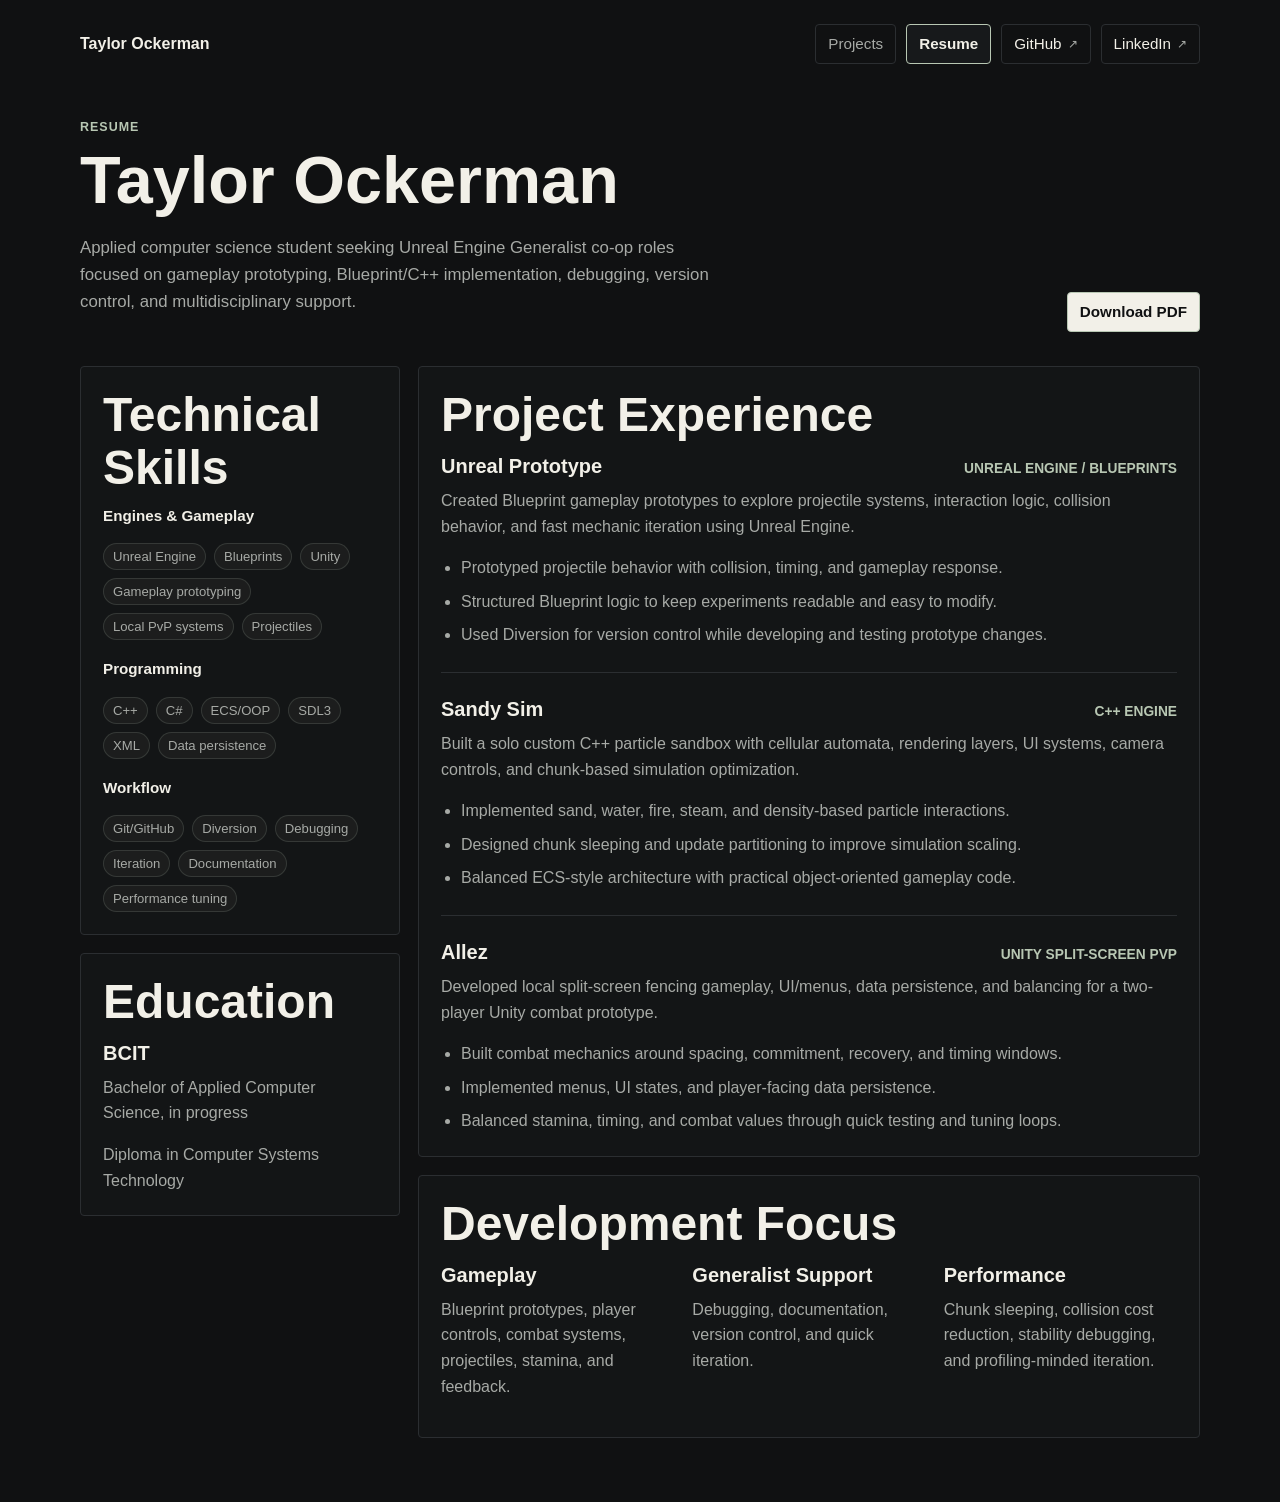
<file: resume.html>
<!DOCTYPE html>
<html lang="en">

<head>
  <meta charset="UTF-8">
  <meta name="viewport" content="width=device-width, initial-scale=1.0">
  <title>Resume | Taylor Ockerman</title>
  <link rel="stylesheet" href="styles.css">
</head>

<body>
  <main class="resume-page">
    <nav class="nav-bar resume-nav" aria-label="Resume navigation">
      <a class="logo" href="index.html">Taylor Ockerman</a>
      <div class="nav-links">
        <a href="index.html#projects">Projects</a>
        <span class="active-nav" aria-current="page">Resume</span>
        <a class="external-link github-link" href="https://github.com/taylor-ockerman" target="_blank" rel="noopener noreferrer">GitHub</a>
        <a class="external-link linkedin-link" href="https://linkedin.com/in/taylor-ockerman" target="_blank" rel="noopener noreferrer">LinkedIn</a>
      </div>
    </nav>

    <section class="resume-hero">
      <div>
        <p class="eyebrow">Resume</p>
        <h1>Taylor Ockerman</h1>
        <p class="project-summary">
          Applied computer science student seeking Unreal Engine Generalist co-op roles focused on gameplay
          prototyping, Blueprint/C++ implementation, debugging, version control, and multidisciplinary support.
        </p>
      </div>

      <div class="resume-actions">
        <a class="button primary" href="resume/Portfolio_Resume_Taylor_Ockerman.pdf">Download PDF</a>
      </div>
    </section>

    <section class="resume-layout">
      <aside class="resume-sidebar">
        <section class="resume-section">
          <h2>Technical Skills</h2>
          <div class="skill-cluster">
            <h3>Engines & Gameplay</h3>
            <ul class="detail-list">
              <li>Unreal Engine</li>
              <li>Blueprints</li>
              <li>Unity</li>
              <li>Gameplay prototyping</li>
              <li>Local PvP systems</li>
              <li>Projectiles</li>
            </ul>
          </div>

          <div class="skill-cluster">
            <h3>Programming</h3>
            <ul class="detail-list">
              <li>C++</li>
              <li>C#</li>
              <li>ECS/OOP</li>
              <li>SDL3</li>
              <li>XML</li>
              <li>Data persistence</li>
            </ul>
          </div>

          <div class="skill-cluster">
            <h3>Workflow</h3>
            <ul class="detail-list">
              <li>Git/GitHub</li>
              <li>Diversion</li>
              <li>Debugging</li>
              <li>Iteration</li>
              <li>Documentation</li>
              <li>Performance tuning</li>
            </ul>
          </div>
        </section>

        <section class="resume-section">
          <h2>Education</h2>
          <div class="resume-item">
            <h3>BCIT</h3>
            <p>Bachelor of Applied Computer Science, in progress</p>
            <p>Diploma in Computer Systems Technology</p>
          </div>
        </section>
      </aside>

      <div class="resume-main">
        <section class="resume-section">
          <h2>Project Experience</h2>

          <article class="resume-item">
            <div class="resume-item-header">
              <h3>Unreal Prototype</h3>
              <span>Unreal Engine / Blueprints</span>
            </div>
            <p>
              Created Blueprint gameplay prototypes to explore projectile systems, interaction logic,
              collision behavior, and fast mechanic iteration using Unreal Engine.
            </p>
            <ul>
              <li>Prototyped projectile behavior with collision, timing, and gameplay response.</li>
              <li>Structured Blueprint logic to keep experiments readable and easy to modify.</li>
              <li>Used Diversion for version control while developing and testing prototype changes.</li>
            </ul>
          </article>

          <article class="resume-item">
            <div class="resume-item-header">
              <h3>Sandy Sim</h3>
              <span>C++ Engine</span>
            </div>
            <p>
              Built a solo custom C++ particle sandbox with cellular automata, rendering layers, UI systems,
              camera controls, and chunk-based simulation optimization.
            </p>
            <ul>
              <li>Implemented sand, water, fire, steam, and density-based particle interactions.</li>
              <li>Designed chunk sleeping and update partitioning to improve simulation scaling.</li>
              <li>Balanced ECS-style architecture with practical object-oriented gameplay code.</li>
            </ul>
          </article>

          <article class="resume-item">
            <div class="resume-item-header">
              <h3>Allez</h3>
              <span>Unity Split-Screen PvP</span>
            </div>
            <p>
              Developed local split-screen fencing gameplay, UI/menus, data persistence, and balancing
              for a two-player Unity combat prototype.
            </p>
            <ul>
              <li>Built combat mechanics around spacing, commitment, recovery, and timing windows.</li>
              <li>Implemented menus, UI states, and player-facing data persistence.</li>
              <li>Balanced stamina, timing, and combat values through quick testing and tuning loops.</li>
            </ul>
          </article>
        </section>

        <section class="resume-section">
          <h2>Development Focus</h2>
          <div class="focus-grid">
            <div>
              <h3>Gameplay</h3>
              <p>Blueprint prototypes, player controls, combat systems, projectiles, stamina, and feedback.</p>
            </div>
            <div>
              <h3>Generalist Support</h3>
              <p>Debugging, documentation, version control, and quick iteration.</p>
            </div>
            <div>
              <h3>Performance</h3>
              <p>Chunk sleeping, collision cost reduction, stability debugging, and profiling-minded iteration.</p>
            </div>
          </div>
        </section>
      </div>
    </section>
  </main>
</body>

</html>
</file>
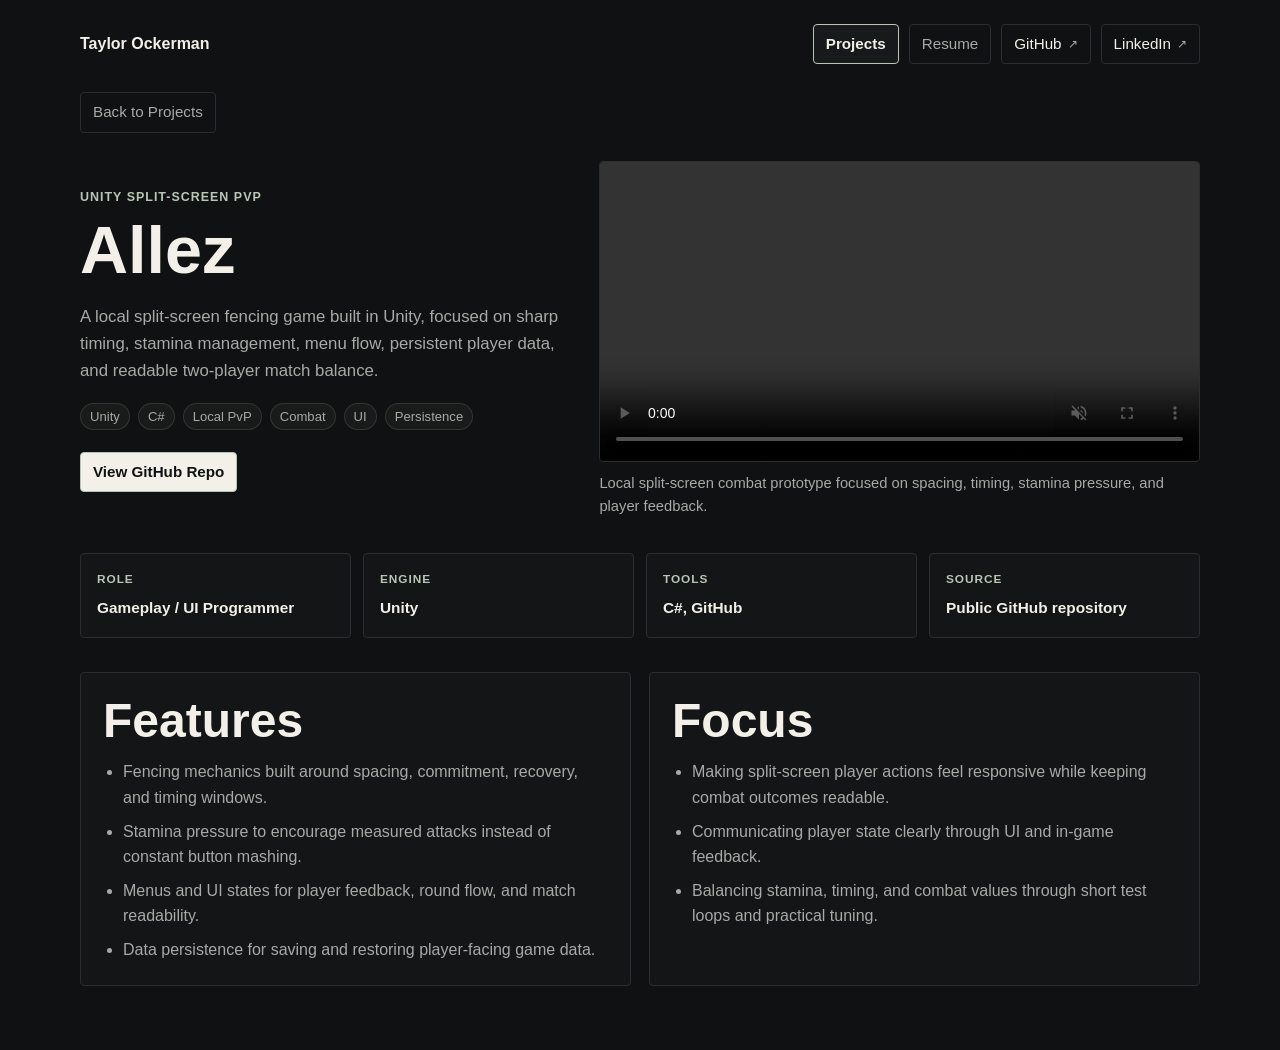
<file: projects/Allez.html>
<!DOCTYPE html>
<html lang="en">

<head>
  <meta charset="UTF-8">
  <meta name="viewport" content="width=device-width, initial-scale=1.0">
  <title>Allez | Taylor Ockerman</title>
  <link rel="stylesheet" href="../styles.css">
</head>

<body>
  <main class="project-page">
    <nav class="nav-bar project-nav" aria-label="Primary navigation">
      <a class="logo" href="../index.html">Taylor Ockerman</a>
      <div class="nav-links">
        <span class="active-nav" aria-current="page">Projects</span>
        <a href="../resume.html">Resume</a>
        <a class="external-link github-link" href="https://github.com/taylor-ockerman" target="_blank" rel="noopener noreferrer">GitHub</a>
        <a class="external-link linkedin-link" href="https://linkedin.com/in/taylor-ockerman" target="_blank" rel="noopener noreferrer">LinkedIn</a>
      </div>
    </nav>

    <a class="button back-link" href="../index.html#projects">Back to Projects</a>

    <section class="project-hero">
      <div>
        <p class="eyebrow">Unity Split-Screen PvP</p>
        <h1>Allez</h1>
        <p class="project-summary">
          A local split-screen fencing game built in Unity, focused on sharp timing, stamina
          management, menu flow, persistent player data, and readable two-player match balance.
        </p>
        <ul class="detail-list">
          <li>Unity</li>
          <li>C#</li>
          <li>Local PvP</li>
          <li>Combat</li>
          <li>UI</li>
          <li>Persistence</li>
        </ul>
        <div class="project-actions">
          <a class="button primary" href="https://github.com/katelylynn/Allez" target="_blank" rel="noopener noreferrer">View GitHub Repo</a>
        </div>
      </div>

      <figure class="project-media">
        <div class="video-crop clip-frame">
          <video class="project-video" controls autoplay muted loop playsinline preload="metadata" aria-label="Allez gameplay clip">
            <source src="../media/allez.mp4" type="video/mp4">
          </video>
        </div>
        <figcaption>Local split-screen combat prototype focused on spacing, timing, stamina pressure, and player feedback.</figcaption>
      </figure>
    </section>

    <section class="project-meta" aria-label="Project metadata">
      <div>
        <span>Role</span>
        <strong>Gameplay / UI Programmer</strong>
      </div>
      <div>
        <span>Engine</span>
        <strong>Unity</strong>
      </div>
      <div>
        <span>Tools</span>
        <strong>C#, GitHub</strong>
      </div>
      <div>
        <span>Source</span>
        <strong>Public GitHub repository</strong>
      </div>
    </section>

    <section class="detail-grid">
      <div class="detail-section">
        <h2>Features</h2>
        <ul>
          <li>Fencing mechanics built around spacing, commitment, recovery, and timing windows.</li>
          <li>Stamina pressure to encourage measured attacks instead of constant button mashing.</li>
          <li>Menus and UI states for player feedback, round flow, and match readability.</li>
          <li>Data persistence for saving and restoring player-facing game data.</li>
        </ul>
      </div>

      <div class="detail-section">
        <h2>Focus</h2>
        <ul>
          <li>Making split-screen player actions feel responsive while keeping combat outcomes readable.</li>
          <li>Communicating player state clearly through UI and in-game feedback.</li>
          <li>Balancing stamina, timing, and combat values through short test loops and practical tuning.</li>
        </ul>
      </div>
    </section>
  </main>
</body>

</html>
</file>
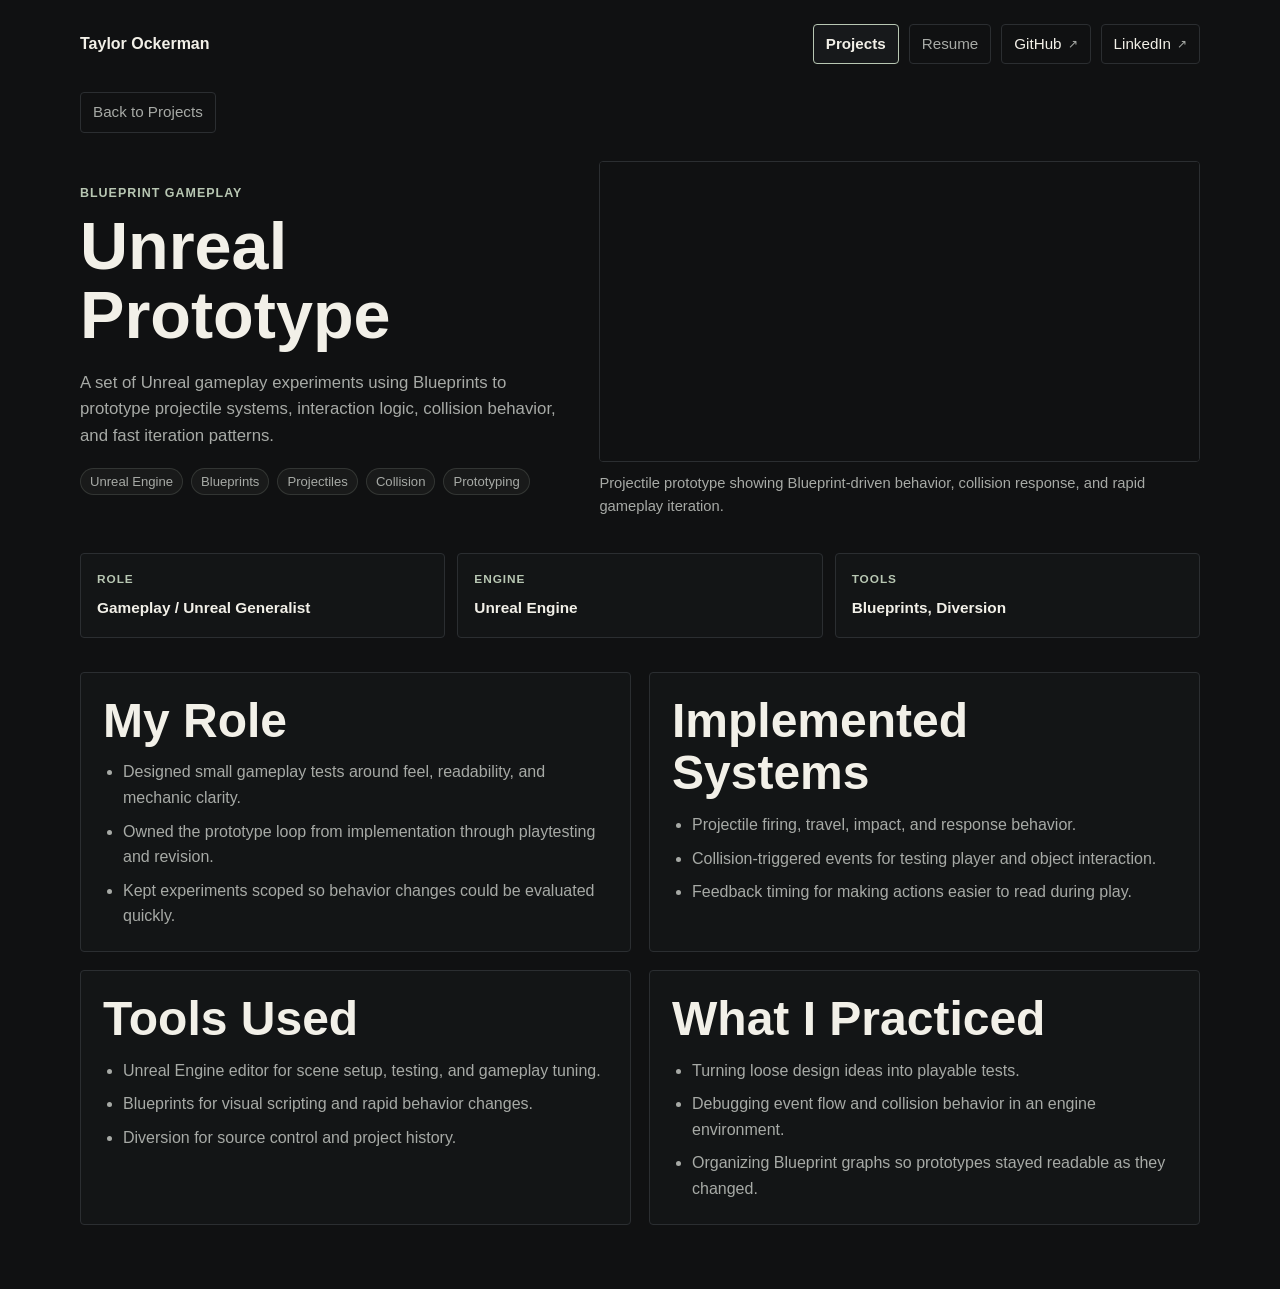
<file: projects/Unreal.html>
<!DOCTYPE html>
<html lang="en">

<head>
  <meta charset="UTF-8">
  <meta name="viewport" content="width=device-width, initial-scale=1.0">
  <title>Unreal Prototype | Taylor Ockerman</title>
  <link rel="stylesheet" href="../styles.css">
</head>

<body>
  <main class="project-page">
    <nav class="nav-bar project-nav" aria-label="Primary navigation">
      <a class="logo" href="../index.html">Taylor Ockerman</a>
      <div class="nav-links">
        <span class="active-nav" aria-current="page">Projects</span>
        <a href="../resume.html">Resume</a>
        <a class="external-link github-link" href="https://github.com/taylor-ockerman" target="_blank" rel="noopener noreferrer">GitHub</a>
        <a class="external-link linkedin-link" href="https://linkedin.com/in/taylor-ockerman" target="_blank" rel="noopener noreferrer">LinkedIn</a>
      </div>
    </nav>

    <a class="button back-link" href="../index.html#projects">Back to Projects</a>

    <section class="project-hero">
      <div>
        <p class="eyebrow">Blueprint Gameplay</p>
        <h1>Unreal Prototype</h1>
        <p class="project-summary">
          A set of Unreal gameplay experiments using Blueprints to prototype projectile systems,
          interaction logic, collision behavior, and fast iteration patterns.
        </p>
        <ul class="detail-list">
          <li>Unreal Engine</li>
          <li>Blueprints</li>
          <li>Projectiles</li>
          <li>Collision</li>
          <li>Prototyping</li>
        </ul>
      </div>

      <figure class="project-media">
        <div class="video-crop clip-frame">
          <video class="project-video" autoplay muted loop playsinline preload="metadata" aria-label="Unreal Prototype gameplay clip">
            <source src="../media/unreal.mp4" type="video/mp4">
          </video>
        </div>
        <figcaption>Projectile prototype showing Blueprint-driven behavior, collision response, and rapid gameplay iteration.</figcaption>
      </figure>
    </section>

    <section class="project-meta" aria-label="Project metadata">
      <div>
        <span>Role</span>
        <strong>Gameplay / Unreal Generalist</strong>
      </div>
      <div>
        <span>Engine</span>
        <strong>Unreal Engine</strong>
      </div>
      <div>
        <span>Tools</span>
        <strong>Blueprints, Diversion</strong>
      </div>
    </section>

    <section class="detail-grid">
      <div class="detail-section">
        <h2>My Role</h2>
        <ul>
          <li>Designed small gameplay tests around feel, readability, and mechanic clarity.</li>
          <li>Owned the prototype loop from implementation through playtesting and revision.</li>
          <li>Kept experiments scoped so behavior changes could be evaluated quickly.</li>
        </ul>
      </div>

      <div class="detail-section">
        <h2>Implemented Systems</h2>
        <ul>
          <li>Projectile firing, travel, impact, and response behavior.</li>
          <li>Collision-triggered events for testing player and object interaction.</li>
          <li>Feedback timing for making actions easier to read during play.</li>
        </ul>
      </div>

      <div class="detail-section">
        <h2>Tools Used</h2>
        <ul>
          <li>Unreal Engine editor for scene setup, testing, and gameplay tuning.</li>
          <li>Blueprints for visual scripting and rapid behavior changes.</li>
          <li>Diversion for source control and project history.</li>
        </ul>
      </div>

      <div class="detail-section">
        <h2>What I Practiced</h2>
        <ul>
          <li>Turning loose design ideas into playable tests.</li>
          <li>Debugging event flow and collision behavior in an engine environment.</li>
          <li>Organizing Blueprint graphs so prototypes stayed readable as they changed.</li>
        </ul>
      </div>
    </section>
  </main>
</body>

</html>
</file>
<file: styles.css>
:root {
  --bg: #101112;
  --panel: #17191b;
  --panel-soft: #131516;
  --text: #f2f0e8;
  --muted: #a7aaa6;
  --line: #2b2e31;
  --accent: #b8c7b3;
  --shadow: none;
}

* {
  box-sizing: border-box;
}

html {
  scroll-behavior: smooth;
}

body {
  margin: 0;
  background: var(--bg);
  color: var(--text);
  font-family: Inter, Arial, Helvetica, sans-serif;
  line-height: 1.6;
}

a {
  color: inherit;
  text-decoration: none;
}

a:hover {
  color: var(--accent);
}

.site-header,
main,
.project-page,
.resume-page {
  width: min(1120px, calc(100% - 40px));
  margin: 0 auto;
}

.site-header {
  padding: 24px 0 46px;
}

.nav-bar {
  display: flex;
  align-items: center;
  justify-content: space-between;
  gap: 18px;
  margin-bottom: 68px;
}

.logo {
  font-weight: 800;
  letter-spacing: 0;
}

.nav-links {
  display: flex;
  flex-wrap: wrap;
  justify-content: flex-end;
  gap: 10px;
}

.nav-links a,
.active-nav,
.button {
  min-height: 38px;
  display: inline-flex;
  align-items: center;
  justify-content: center;
  border: 1px solid var(--line);
  border-radius: 4px;
  padding: 7px 12px;
  color: var(--muted);
  background: transparent;
  font-size: 0.95rem;
}

.nav-links a.external-link {
  gap: 6px;
  color: var(--text);
}

.nav-links a.external-link::after {
  content: "↗";
  color: var(--muted);
  font-size: 0.78rem;
  line-height: 1;
}

.nav-links a.github-link:hover {
  border-color: #8b949e;
  color: var(--text);
}

.nav-links a.linkedin-link:hover {
  border-color: #6da7d8;
  color: #cfe7fa;
}

.active-nav {
  color: var(--text);
  background: var(--panel);
  border-color: var(--accent);
  font-weight: 700;
  pointer-events: none;
}

.button.primary {
  color: var(--bg);
  background: var(--text);
  border-color: var(--accent);
  font-weight: 700;
}

.hero {
  max-width: 850px;
  padding-bottom: 22px;
}

.eyebrow,
.tag {
  margin: 0 0 8px;
  color: var(--accent);
  font-size: 0.78rem;
  font-weight: 800;
  letter-spacing: 0.08em;
  text-transform: uppercase;
}

h1,
h2,
h3,
p {
  margin-top: 0;
}

h1 {
  max-width: 820px;
  margin-bottom: 20px;
  font-size: clamp(2.25rem, 5.2vw, 4.25rem);
  line-height: 1.03;
}

h2 {
  margin-bottom: 12px;
  font-size: clamp(1.9rem, 4vw, 3rem);
  line-height: 1.1;
}

h3 {
  margin-bottom: 10px;
  font-size: 1.25rem;
  line-height: 1.2;
}

.hero-copy,
.section-intro p,
.project-card p,
.detail-section p,
.skill-grid p {
  color: var(--muted);
}

.hero-copy {
  max-width: 720px;
  font-size: 1.1rem;
}

main {
  padding-bottom: 64px;
}

.section-intro {
  max-width: 720px;
  margin-bottom: 24px;
}

.section-intro h2 {
  color: var(--accent);
  font-size: 0.9rem;
  font-weight: 800;
  letter-spacing: 0.08em;
  line-height: 1.2;
  text-transform: uppercase;
}

.section-intro.compact {
  margin-bottom: 18px;
}

.project-grid {
  display: grid;
  grid-template-columns: repeat(3, minmax(0, 1fr));
  gap: 16px;
  margin-bottom: 46px;
}

.project-card {
  overflow: hidden;
  border: 1px solid var(--line);
  border-radius: 4px;
  background: var(--panel-soft);
  box-shadow: var(--shadow);
}

.media-link {
  display: block;
  overflow: hidden;
  background: var(--bg);
}

.clip-placeholder {
  position: relative;
  display: grid;
  min-height: 210px;
  place-items: center;
  overflow: hidden;
  background: var(--panel);
}

.clip-frame {
  overflow: hidden;
  background: var(--bg);
}

.project-video {
  display: block;
  width: 100%;
  background: var(--bg);
  object-fit: contain;
  object-position: center;
}

.video-crop {
  overflow: hidden;
  background: var(--bg);
}

.video-crop .project-video {
  height: auto;
}

.project-media {
  margin: 0;
}

.project-media figcaption {
  margin-top: 10px;
  color: var(--muted);
  font-size: 0.92rem;
}

.clip-placeholder::after {
  content: "";
  position: absolute;
  inset: 18px;
  border: 1px solid var(--line);
  border-radius: 4px;
}

.clip-placeholder span,
.clip-placeholder small,
.clip-frame span {
  position: relative;
  z-index: 1;
}

.clip-placeholder span,
.clip-frame span {
  display: block;
  color: var(--text);
  font-weight: 800;
}

.clip-placeholder small {
  display: block;
  color: var(--muted);
}

.project-card-body {
  padding: 18px;
}

.tech-list,
.detail-list {
  display: flex;
  flex-wrap: wrap;
  gap: 8px;
  margin: 18px 0 0;
  padding: 0;
  list-style: none;
}

.tech-list li,
.detail-list li {
  border: 1px solid rgba(184, 199, 179, 0.16);
  border-radius: 999px;
  padding: 4px 9px;
  color: var(--muted);
  background: rgba(184, 199, 179, 0.05);
  font-size: 0.82rem;
  line-height: 1.3;
}

.tech-list li::before,
.detail-list li::before {
  content: none;
}

.project-actions {
  display: flex;
  flex-wrap: wrap;
  gap: 10px;
  margin-top: 22px;
}

.project-meta {
  display: grid;
  grid-template-columns: repeat(auto-fit, minmax(190px, 1fr));
  gap: 12px;
  margin-bottom: 34px;
}

.project-meta div {
  border: 1px solid var(--line);
  border-radius: 4px;
  padding: 16px;
  background: var(--panel-soft);
}

.project-meta span {
  display: block;
  margin-bottom: 6px;
  color: var(--accent);
  font-size: 0.74rem;
  font-weight: 800;
  letter-spacing: 0.08em;
  text-transform: uppercase;
}

.project-meta strong {
  color: var(--text);
  font-size: 0.96rem;
}

.skills-band {
  border-top: 1px solid var(--line);
  padding-top: 34px;
}

.skill-grid {
  display: grid;
  grid-template-columns: repeat(3, minmax(0, 1fr));
  gap: 18px;
}

.skill-grid.four-column {
  grid-template-columns: repeat(4, minmax(0, 1fr));
}

.skill-grid div,
.detail-section {
  border: 1px solid var(--line);
  border-radius: 4px;
  padding: 22px;
  background: var(--panel-soft);
}

.project-page {
  padding: 24px 0 64px;
}

.resume-page {
  padding: 24px 0 64px;
}

.resume-nav {
  margin-bottom: 54px;
}

.project-nav {
  margin-bottom: 28px;
}

.resume-hero {
  display: grid;
  grid-template-columns: minmax(0, 1fr) auto;
  gap: 28px;
  align-items: end;
  margin-bottom: 34px;
}

.resume-actions {
  display: flex;
  flex-wrap: wrap;
  justify-content: flex-end;
  gap: 10px;
}

.resume-layout {
  display: grid;
  grid-template-columns: 320px minmax(0, 1fr);
  gap: 18px;
  align-items: start;
}

.resume-sidebar,
.resume-main {
  display: grid;
  gap: 18px;
}

.resume-section {
  border: 1px solid var(--line);
  border-radius: 4px;
  padding: 22px;
  background: var(--panel-soft);
}

.resume-section > :last-child,
.resume-item > :last-child {
  margin-bottom: 0;
}

.skill-cluster + .skill-cluster {
  margin-top: 20px;
}

.skill-cluster h3 {
  margin-bottom: 10px;
  color: var(--text);
  font-size: 0.95rem;
}

.resume-item + .resume-item {
  margin-top: 24px;
  padding-top: 24px;
  border-top: 1px solid var(--line);
}

.resume-item-header {
  display: flex;
  align-items: baseline;
  justify-content: space-between;
  gap: 14px;
}

.resume-item-header span {
  color: var(--accent);
  font-size: 0.86rem;
  font-weight: 800;
  text-transform: uppercase;
}

.resume-item p,
.resume-item li,
.focus-grid p {
  color: var(--muted);
}

.resume-item ul {
  margin: 12px 0 0;
  padding-left: 20px;
}

.resume-item li + li {
  margin-top: 8px;
}

.focus-grid {
  display: grid;
  grid-template-columns: repeat(3, minmax(0, 1fr));
  gap: 18px;
}

.back-link {
  display: inline-flex;
  width: fit-content;
  margin-bottom: 28px;
  color: var(--muted);
}

.project-hero {
  display: grid;
  grid-template-columns: 0.9fr 1.1fr;
  gap: 28px;
  align-items: center;
  margin-bottom: 34px;
}

.project-summary {
  max-width: 640px;
  color: var(--muted);
  font-size: 1.05rem;
}

.clip-frame {
  border: 1px solid var(--line);
  border-radius: 4px;
  box-shadow: var(--shadow);
}

.media-gallery {
  display: grid;
  grid-template-columns: repeat(2, minmax(0, 1fr));
  gap: 18px;
  margin-bottom: 34px;
}

.single-clip-gallery {
  grid-template-columns: minmax(0, 1fr);
}

.gallery-video {
  border: 1px solid var(--line);
  border-radius: 4px;
  box-shadow: var(--shadow);
}

.detail-grid {
  display: grid;
  grid-template-columns: repeat(2, minmax(0, 1fr));
  gap: 18px;
}

.detail-section ul:not(.detail-list) {
  margin: 0;
  padding-left: 20px;
  color: var(--muted);
}

.detail-section li + li {
  margin-top: 8px;
}

@media (max-width: 860px) {
  .project-grid,
  .skill-grid,
  .skill-grid.four-column,
  .project-hero,
  .media-gallery,
  .project-meta,
  .resume-hero,
  .resume-layout,
  .focus-grid,
  .detail-grid {
    grid-template-columns: 1fr;
  }

  .resume-actions {
    justify-content: flex-start;
  }

  .nav-bar {
    align-items: flex-start;
    flex-direction: column;
    margin-bottom: 48px;
  }

  .nav-links {
    justify-content: flex-start;
  }
}

@media (max-width: 520px) {
  .site-header,
  main,
  .project-page,
  .resume-page {
    width: min(100% - 28px, 1120px);
  }

  .nav-links {
    width: 100%;
  }

  .button,
  .nav-links a,
  .active-nav {
    flex: 1 1 auto;
  }

  .clip-placeholder,
  .clip-frame {
    min-height: 0;
  }
}
</file>
